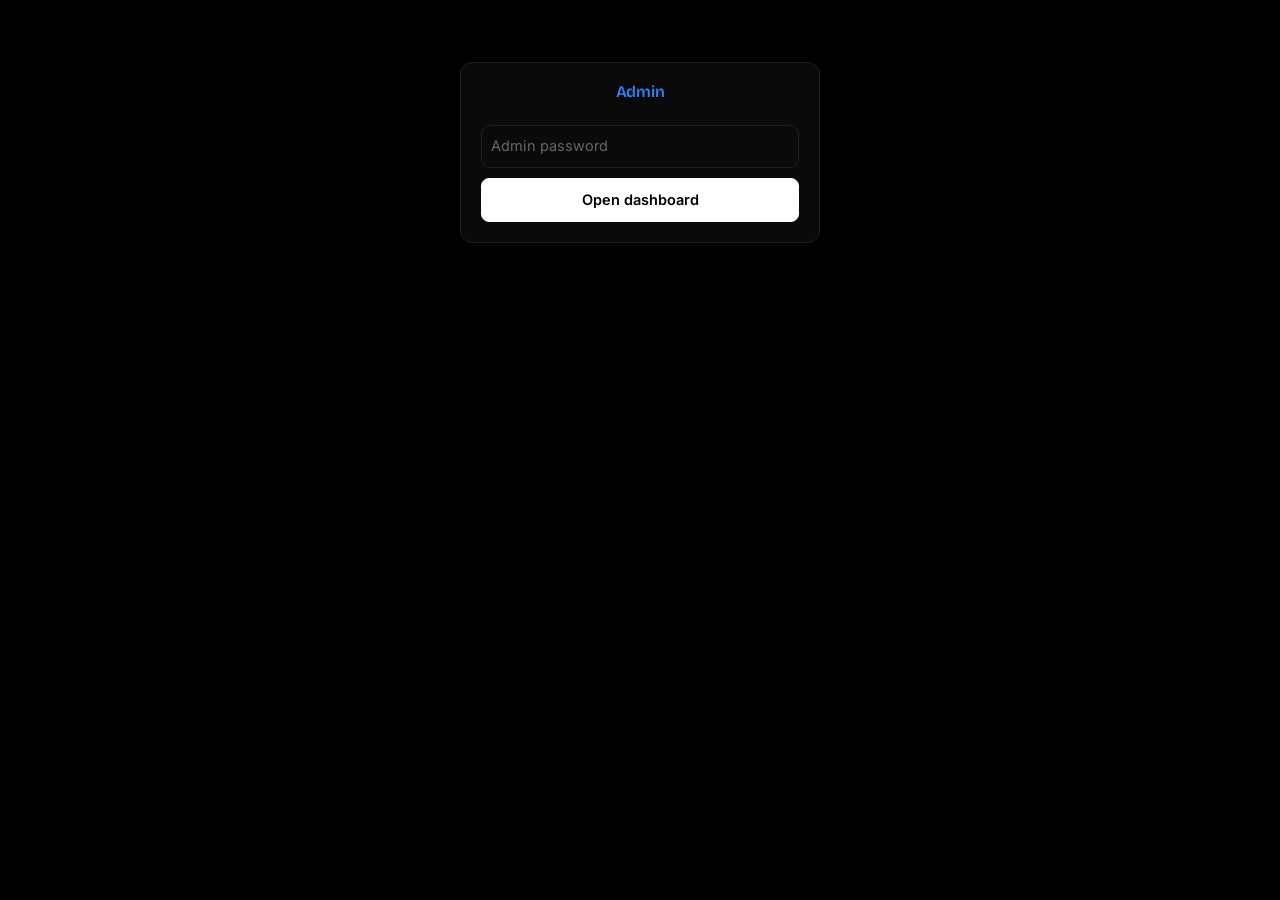
<file: admin.html>
<!DOCTYPE html>
<html lang="en"><head><meta charset="utf-8"><meta name="viewport" content="width=device-width,initial-scale=1">
<title>Attendance Admin</title>
<meta name="robots" content="noindex">
<link rel="preconnect" href="https://fonts.gstatic.com" crossorigin><link href="https://fonts.googleapis.com/css2?family=Bricolage+Grotesque:opsz,wght@12..96,500;12..96,600;12..96,700&family=Inter:wght@400;500;600;700&display=swap" rel="stylesheet">
<link rel="stylesheet" href="css/app.css">
<style>
input{font:inherit;padding:6px 10px;border:1px solid var(--line);border-radius:8px;background:var(--card);color:var(--ink)}
tr.stu{cursor:pointer}tr.stu:hover td{background:color-mix(in srgb,var(--acc) 5%,transparent)}
tr.more>td{background:var(--bg);white-space:normal}tr.more table td,tr.more table th{padding:5px 8px}
.warn{background:var(--al);color:var(--a);border-radius:10px;padding:10px 14px;margin-bottom:18px;font-size:13px}
.mixp{background:color-mix(in srgb,var(--mix) 20%,transparent);color:var(--mix)}
</style></head><body><div class="wrap">
<div id="login" class="card" style="max-width:360px;margin:40px auto">
<h2 style="color:var(--acc);text-align:center">Admin</h2>
<form id="lf" style="display:flex;flex-direction:column;gap:10px"><div id="lerr" style="color:var(--a);font-size:13px"></div>
<input id="pw" type="password" placeholder="Admin password" required autocomplete="current-password" style="padding:9px">
<button class="on" style="padding:10px">Open dashboard</button></form></div>

<div id="app" style="display:none">
<nav class="top"><a href="./">Attendance</a><a href="calendar">Academic calendar</a><a href="admin" class="cur">Admin</a></nav>
<header><div><h1>Calendar statistics · all students</h1><div class="mut" id="sub"></div></div>
<div style="display:flex;gap:8px"><button id="csv">Download CSV</button><button id="reload">↻ Reload</button><button id="out">Sign out</button></div></header>
<div id="warn"></div>
<div class="tiles" id="tiles"></div>

<div class="card"><h2>Terms</h2><div class="scroll"><table id="terms"></table></div></div>

<div class="card"><div class="controls">
<input id="q" placeholder="Search ID or course code" style="flex:1;min-width:180px">
<select id="tf"><option value="">All terms</option></select>
<label class="mut">Target % <select id="tgt"><option>75</option><option>80</option><option selected>85</option></select></label>
<select id="sort"><option value="pct">Lowest attendance first</option><option value="risk">Most courses out of reach</option><option value="at">Most recently fetched</option><option value="id">ID</option></select></div>
<div class="scroll"><table id="stu"></table></div>
<p class="mut" style="font-size:12px;margin:10px 0 0">Click a student to see their courses. "Left" = classes each course is still expected to hold until the last instruction day, estimated from the academic calendar (Sundays, holidays and exam weeks excluded) and how often the course has met on each weekday. "Out of reach" = courses that stay below the target even if every remaining class is attended. Data is as of each student's last fetch.</p></div>
<div class="card"><h2>Academic calendar editor</h2>
<p class="mut" style="font-size:12px;margin:-6px 0 14px">Add holidays or events on top of the fixed KL calendar. These apply to everyone — the calendar page, class-day counts and the attendance projection all respect them.</p>
<form id="cef" class="controls" style="align-items:flex-end">
<label class="mut" style="display:flex;flex-direction:column;gap:3px;font-size:12px">From<input id="ce_start" type="date" required></label>
<label class="mut" style="display:flex;flex-direction:column;gap:3px;font-size:12px">To <span style="opacity:.6">(optional)</span><input id="ce_end" type="date"></label>
<label class="mut" style="display:flex;flex-direction:column;gap:3px;font-size:12px">Type<select id="ce_kind"></select></label>
<label class="mut" style="display:flex;flex-direction:column;gap:3px;font-size:12px;flex:1;min-width:160px">Label<input id="ce_label" placeholder="e.g. Diwali holiday" required></label>
<button class="on" style="padding:9px 16px">Add</button>
<span id="ce_msg" style="font-size:12px"></span></form>
<div class="scroll"><table id="ce_tab"></table></div></div>
<div class="card"><div class="controls" style="justify-content:space-between"><h2 style="margin:0">Feedback <span class="mut" id="fbn"></span></h2>
<select id="fbk"><option value="">All types</option><option value="bug">Bugs</option><option value="idea">Ideas</option><option value="calendar">Calendar is wrong</option><option value="other">Other</option></select></div>
<div class="scroll"><table id="fbt"></table></div></div>
</div></div>
<script type="module">
import {API} from "./js/config.js";
import {TERMS,KINDS,termById,termStats,plan,todayKey} from "./js/academic-calendar.js";
const $=id=>document.getElementById(id), td=todayKey();
const f1=x=>x.toFixed(1)+'%', pc=(a,c)=>c?a/c*100:0;
const esc=s=>String(s??'').replace(/[&<>"]/g,c=>({'&':'&amp;','<':'&lt;','>':'&gt;','"':'&quot;'}[c]));
const tcase=s=>s.toLowerCase().replace(/\b\w/g,m=>m.toUpperCase()).replace(/\b(And|For|Of|To|In)\b/g,x=>x.toLowerCase());
const fmt=k=>k?new Date(k).toLocaleDateString('en-IN',{day:'numeric',month:'short'}):'—';
const ago=iso=>{const m=(Date.now()-new Date(iso))/6e4;return m<60?Math.max(1,Math.round(m))+' min ago':m<1440?Math.round(m/60)+' h ago':Math.round(m/1440)+' d ago'};
const LT={L:'Lecture',P:'Practical',S:'Skill',T:'Tutorial'};
const tile=(k,v,sub='')=>`<div class="tile"><span class="mut">${k}</span><b>${v}</b>${sub?`<span class="mut" style="font-size:12px">${sub}</span>`:''}</div>`;
let U=[],FB=[],STORE='',open=new Set();
const FBK={bug:'🐞 Bug',idea:'💡 Idea',calendar:'📅 Calendar',other:'Other'};
function fbView(){const L=FB.filter(f=>!fbk.value||f.kind===fbk.value).sort((a,b)=>a.at<b.at?1:-1),r=FB.filter(f=>f.rating);
 $('fbn').textContent=`· ${FB.length} total${r.length?` · avg rating ${(r.reduce((s,f)=>s+f.rating,0)/r.length).toFixed(1)}★`:''}`;
 $('fbt').innerHTML='<tr><th>When</th><th>Type</th><th>Rating</th><th>Message</th><th>Student</th><th>Contact</th><th>Page</th></tr>'+(L.length?L.map(f=>`<tr><td title="${new Date(f.at).toLocaleString('en-IN')}">${ago(f.at)}</td><td>${FBK[f.kind]||esc(f.kind)}</td><td>${f.rating?'★'.repeat(f.rating):'—'}</td><td style="white-space:pre-wrap;min-width:260px">${esc(f.message)}</td><td>${esc(f.student)||'—'}</td><td>${esc(f.contact)||'—'}</td><td>${esc(f.page)}</td></tr>`).join(''):'<tr><td colspan="7" class="mut">No feedback yet.</td></tr>')}
fbk.oninput=fbView;
TERMS.forEach(t=>tf.insertAdjacentHTML('beforeend',`<option value="${t.id}">${t.name}</option>`));tf.insertAdjacentHTML('beforeend','<option value="-">Not in calendar</option>');

// per-student figures at the chosen target
function calc(u,t){const c=u.courses.map(x=>({...x,...plan(x.ta,x.tc,x.rem,t)}));
 const tc=c.reduce((s,x)=>s+x.tc,0),ta=c.reduce((s,x)=>s+x.ta,0),rem=c.reduce((s,x)=>s+x.rem,0);
 return {...u,c,tc,ta,rem,pct:pc(ta,tc),best:plan(ta,tc,rem,t).best,below:c.filter(x=>pc(x.ta,x.tc)<t*100).length,out:c.filter(x=>x.skip<0).length,tight:c.filter(x=>x.skip===0).length}}

function view(){const t=+tgt.value/100,q=q_.value.trim().toUpperCase();
 let L=U.map(u=>calc(u,t)).filter(u=>(!tf.value||(tf.value==='-'?!u.term:u.term===tf.value))&&(!q||u.id.includes(q)||u.c.some(x=>x.code.toUpperCase().includes(q))));
 const by={pct:(a,b)=>a.pct-b.pct,risk:(a,b)=>b.out-a.out||a.pct-b.pct,at:(a,b)=>a.at<b.at?1:-1,id:(a,b)=>a.id<b.id?-1:1}[sort.value];L.sort(by);
 const n=L.length,avg=n?L.reduce((s,u)=>s+u.pct,0)/n:0,cur=TERMS.find(x=>td>=x.start&&td<=x.end),cs=cur&&termStats(cur,td),nx=cs?.upcoming[0];
 $('tiles').innerHTML=tile('Students',n,U.length!==n?`of ${U.length} stored`:'')+tile('Average attendance',n?f1(avg):'—')+tile(`Overall below ${tgt.value}%`,L.filter(u=>u.pct<t*100).length,'students')
  +tile('With a course out of reach',L.filter(u=>u.out).length,'students')+(cur?tile('Class days left',cs.left,cur.name):'')+(nx?tile('Next up',nx.inDays<=0?'Now':nx.inDays+' days',nx.label):'');
 // term table
 $('terms').innerHTML='<tr><th>Term</th><th>Classwork</th><th class="n">Class days</th><th class="n">Done</th><th class="n">Left</th><th class="n">Holidays</th><th class="n">Exam days</th><th class="n">Students</th><th class="n">Avg attendance</th><th>Next event</th></tr>'+TERMS.map(x=>{
  const s=termStats(x,td),us=U.filter(u=>u.term===x.id).map(u=>calc(u,t)),e=s.upcoming[0];
  return `<tr><td><b>${x.name}</b></td><td>${fmt(x.classStart)} – ${fmt(x.lastClass)}</td><td class="n">${s.classDays}</td><td class="n">${s.done}</td><td class="n">${s.left}</td><td class="n">${s.holidays}</td><td class="n">${s.examDays}</td><td class="n">${us.length}</td><td class="n">${us.length?f1(us.reduce((a,u)=>a+u.pct,0)/us.length):'—'}</td><td>${e?`<span class="kpill" style="--k:${KINDS[e.kind].color}">${e.label}</span> <span class="mut">${e.inDays<=0?'now':'in '+e.inDays+' d'}</span>`:'<span class="mut">term over</span>'}</td></tr>`}).join('');
 // students
 const st=u=>u.out?'<span class="pill bad">at risk</span>':u.pct<t*100?'<span class="pill mixp">below target</span>':'<span class="pill ok">on track</span>';
 const cst=x=>x.skip<0?`<span class="pill bad">max ${f1(x.best)}</span>`:x.skip===0?'<span class="pill bad">attend all</span>':`<span class="pill ok">can miss ${Math.min(x.skip,x.rem)}</span>`;
 $('stu').innerHTML=`<tr><th>ID</th><th>Term</th><th>Fetched</th><th>Register to</th><th class="n">Held</th><th class="n">Attended</th><th class="n">Overall</th><th class="n">Best possible</th><th class="n">Left (est.)</th><th class="n">Below ${tgt.value}%</th><th class="n">Out of reach</th><th>Status</th></tr>`+
  (n?'':`<tr><td colspan="12" class="mut">${U.length?'No students match.':'No student has fetched a report yet.'}</td></tr>`)+
  L.map(u=>`<tr class="stu" data-id="${esc(u.id)}"><td><b>${esc(u.id)}</b></td><td>${esc(u.year)} ${esc(u.sem)}</td><td title="${new Date(u.at).toLocaleString('en-IN')}">${ago(u.at)}</td><td>${fmt(u.asOf)}</td><td class="n">${u.tc}</td><td class="n">${u.ta}</td><td class="n">${f1(u.pct)}</td><td class="n">${u.term?f1(u.best):'—'}</td><td class="n">${u.term?'~'+u.rem:'—'}</td><td class="n">${u.below}</td><td class="n">${u.term?u.out:'—'}</td><td>${st(u)}</td></tr>`+
  (open.has(u.id)?`<tr class="more"><td colspan="12"><table><tr><th>Code</th><th>Course</th><th>Type</th><th>Section</th><th class="n">Held</th><th class="n">Attended</th><th class="n">Now</th><th class="n">Left</th><th class="n">Best</th><th>At ${tgt.value}%</th></tr>${u.c.map(x=>`<tr><td>${esc(x.code)}</td><td>${esc(tcase(x.name))}</td><td>${LT[x.ltps]||esc(x.ltps)}</td><td>${esc(x.sec)}</td><td class="n">${x.tc}</td><td class="n">${x.ta}</td><td class="n">${f1(pc(x.ta,x.tc))}</td><td class="n">~${x.rem}</td><td class="n">${f1(x.best)}</td><td>${u.term?cst(x):'—'}</td></tr>`).join('')}</table></td></tr>`:'')).join('');
 $('stu').querySelectorAll('tr.stu').forEach(r=>r.onclick=()=>{const id=r.dataset.id;open.has(id)?open.delete(id):open.add(id);view()});
 return L}

async function load(){const pw=sessionStorage.getItem('kladm')||'';
 const r=await fetch(API+'/api/admin',{headers:{Authorization:'Bearer '+pw},cache:'no-store'}),j=await r.json().catch(()=>({error:'Bad response'}));
 if(!r.ok){sessionStorage.removeItem('kladm');$('app').style.display='none';$('login').style.display='';$('lerr').textContent=pw?j.error:'';return}
 U=j.users;FB=j.feedback||[];STORE=j.store;$('login').style.display='none';$('app').style.display='';
 $('sub').textContent=`${U.length} stored summar${U.length===1?'y':'ies'} · storage: ${{mongodb:'MongoDB',file:'local file (.data/users.json)',none:'none'}[STORE]}`;
 $('warn').innerHTML=STORE==='none'?'<div class="warn">No storage is configured on this deployment, so nothing is being saved. In Vercel, add MONGODB_URI under Settings → Environment Variables and redeploy.</div>':'';
 view();fbView();ceLoad()}

// ---- academic calendar editor ----
Object.entries(KINDS).forEach(([k,v])=>$('ce_kind').insertAdjacentHTML('beforeend',`<option value="${k}">${v.label}</option>`));
let CE=[];
function ceView(){$('ce_tab').innerHTML='<tr><th>Dates</th><th>Type</th><th>Label</th><th></th></tr>'+(CE.length?CE.slice().sort((a,b)=>a.start<b.start?-1:1).map(e=>`<tr><td>${fmt(e.start)}${e.end&&e.end!==e.start?' – '+fmt(e.end):''}</td><td><span class="kpill" style="--k:${KINDS[e.kind]?.color||'#888'}">${esc(KINDS[e.kind]?.label||e.kind)}</span></td><td style="white-space:normal">${esc(e.label)}</td><td class="n"><button data-del="${esc(e.id)}" style="padding:4px 10px;font-size:12px">Delete</button></td></tr>`).join(''):'<tr><td colspan="4" class="mut">No admin events yet.</td></tr>');
 $('ce_tab').querySelectorAll('button[data-del]').forEach(b=>b.onclick=()=>ceDel(b.dataset.del));}
async function ceLoad(){try{const r=await fetch(API+'/api/calendar',{cache:'no-store'});const j=await r.json();CE=j.events||[];ceView();}catch(e){}}
async function ceDel(id){if(!confirm('Delete this calendar event?'))return;const pw=sessionStorage.getItem('kladm')||'';
 const r=await fetch(API+'/api/calendar',{method:'POST',headers:{'Content-Type':'application/json',Authorization:'Bearer '+pw},body:JSON.stringify({action:'delete',id})});
 if(r.ok){CE=CE.filter(e=>e.id!==id);ceView();}else{const j=await r.json().catch(()=>({}));alert(j.error||'Delete failed')}}
$('cef').onsubmit=async e=>{e.preventDefault();const pw=sessionStorage.getItem('kladm')||'',m=$('ce_msg');
 const body={start:$('ce_start').value,end:$('ce_end').value||$('ce_start').value,kind:$('ce_kind').value,label:$('ce_label').value.trim()};
 m.style.color='var(--mut)';m.textContent='Saving…';
 const r=await fetch(API+'/api/calendar',{method:'POST',headers:{'Content-Type':'application/json',Authorization:'Bearer '+pw},body:JSON.stringify(body)});
 const j=await r.json().catch(()=>({error:'Bad response'}));
 if(r.ok){CE=CE.filter(e=>e.id!==j.event.id).concat(j.event);ceView();$('ce_label').value='';$('ce_end').value='';m.style.color='var(--p)';m.textContent='Added ✓';setTimeout(()=>m.textContent='',1800);}
 else{m.style.color='var(--a)';m.textContent=j.error||'Failed'}};

$('lf').onsubmit=e=>{e.preventDefault();sessionStorage.setItem('kladm',$('pw').value);$('pw').value='';load()};
$('out').onclick=()=>{sessionStorage.removeItem('kladm');U=[];$('app').style.display='none';$('login').style.display=''};
$('reload').onclick=load;
$('csv').onclick=()=>{const t=+tgt.value/100,L=view(),cell=v=>`"${String(v).replace(/"/g,'""')}"`;
 const rows=[['id','year','sem','fetched','register_to','code','course','type','section','held','attended','pct','left_est','best_pct',`can_miss_at_${tgt.value}`]];
 L.forEach(u=>u.c.forEach(x=>rows.push([u.id,u.year,u.sem,u.at,u.asOf||'',x.code,tcase(x.name),x.ltps,x.sec,x.tc,x.ta,pc(x.ta,x.tc).toFixed(1),x.rem,x.best.toFixed(1),x.skip])));
 const a=document.createElement('a');a.href=URL.createObjectURL(new Blob([rows.map(r=>r.map(cell).join(',')).join('\n')],{type:'text/csv'}));a.download=`kl-attendance-${td}.csv`;a.click()};
const q_=$('q');[q_,tf,tgt,sort].forEach(el=>el.oninput=view);
load();
</script></body></html>
</file>
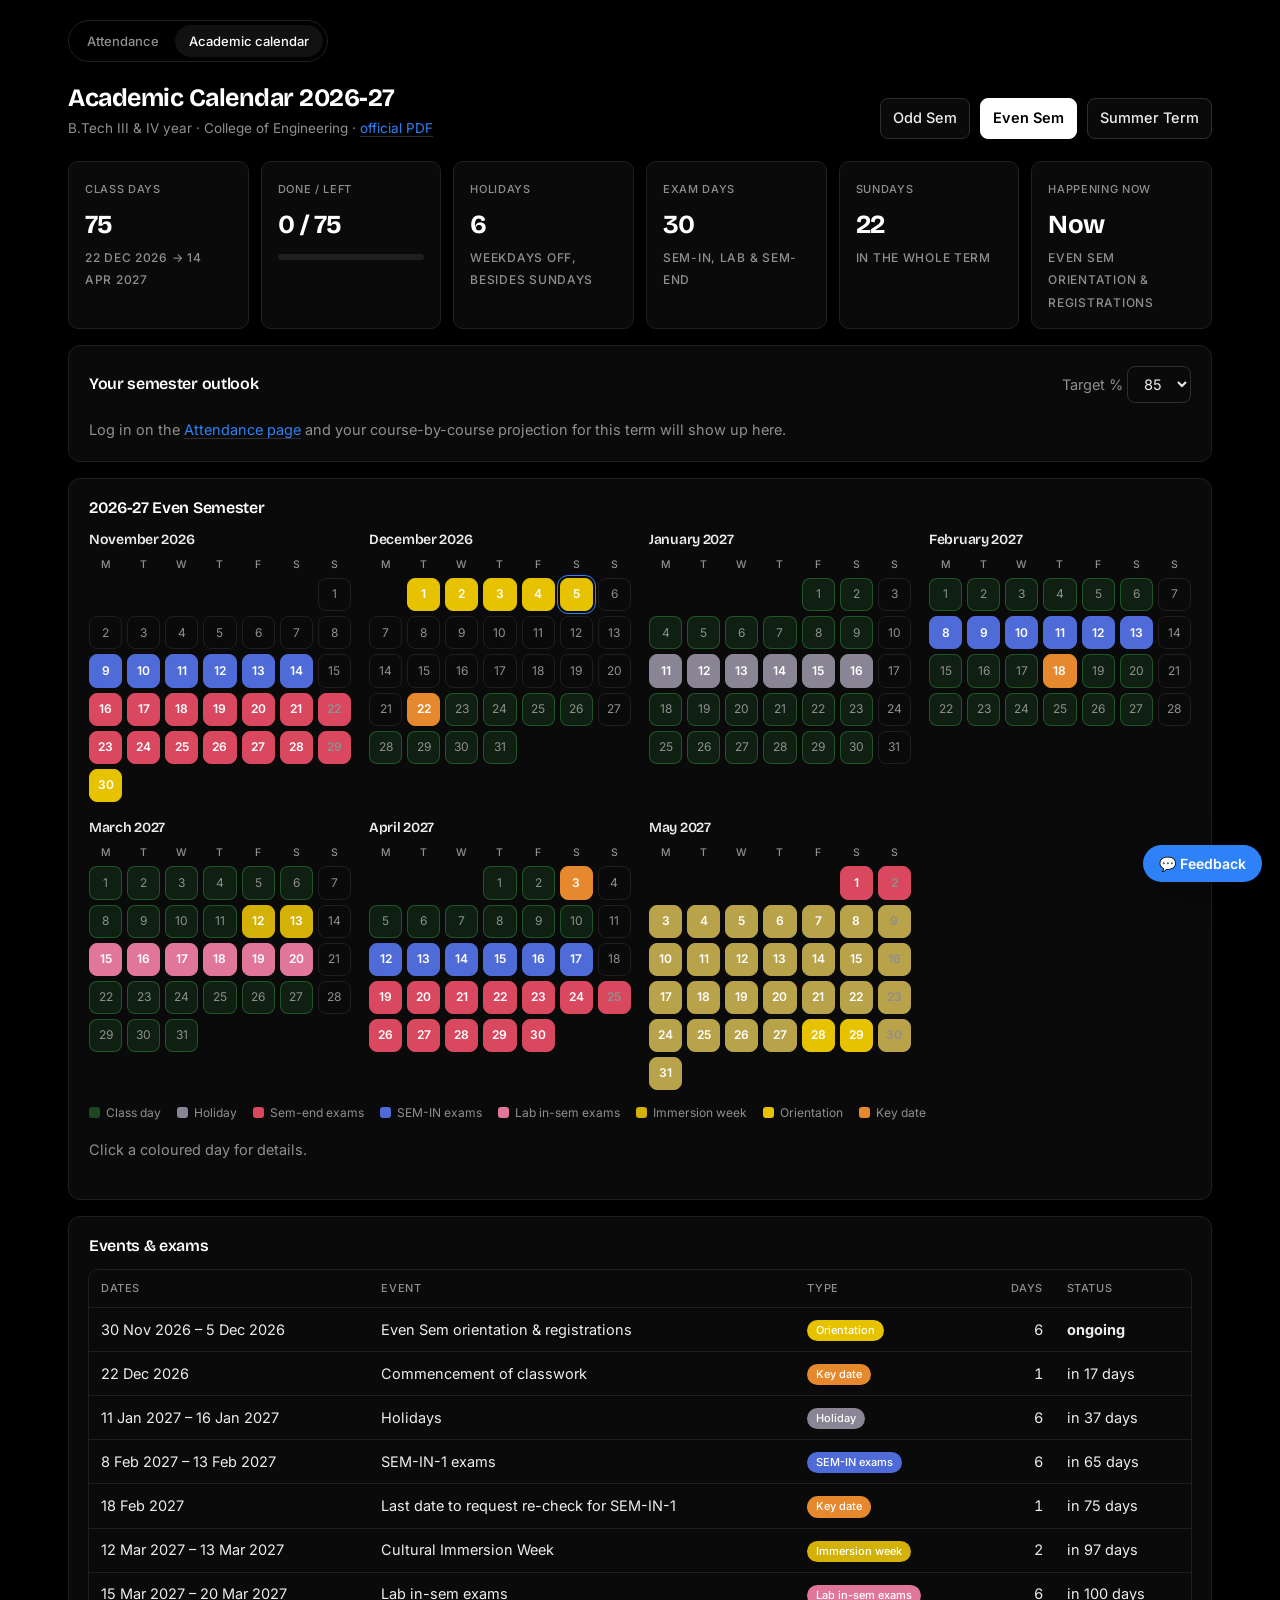
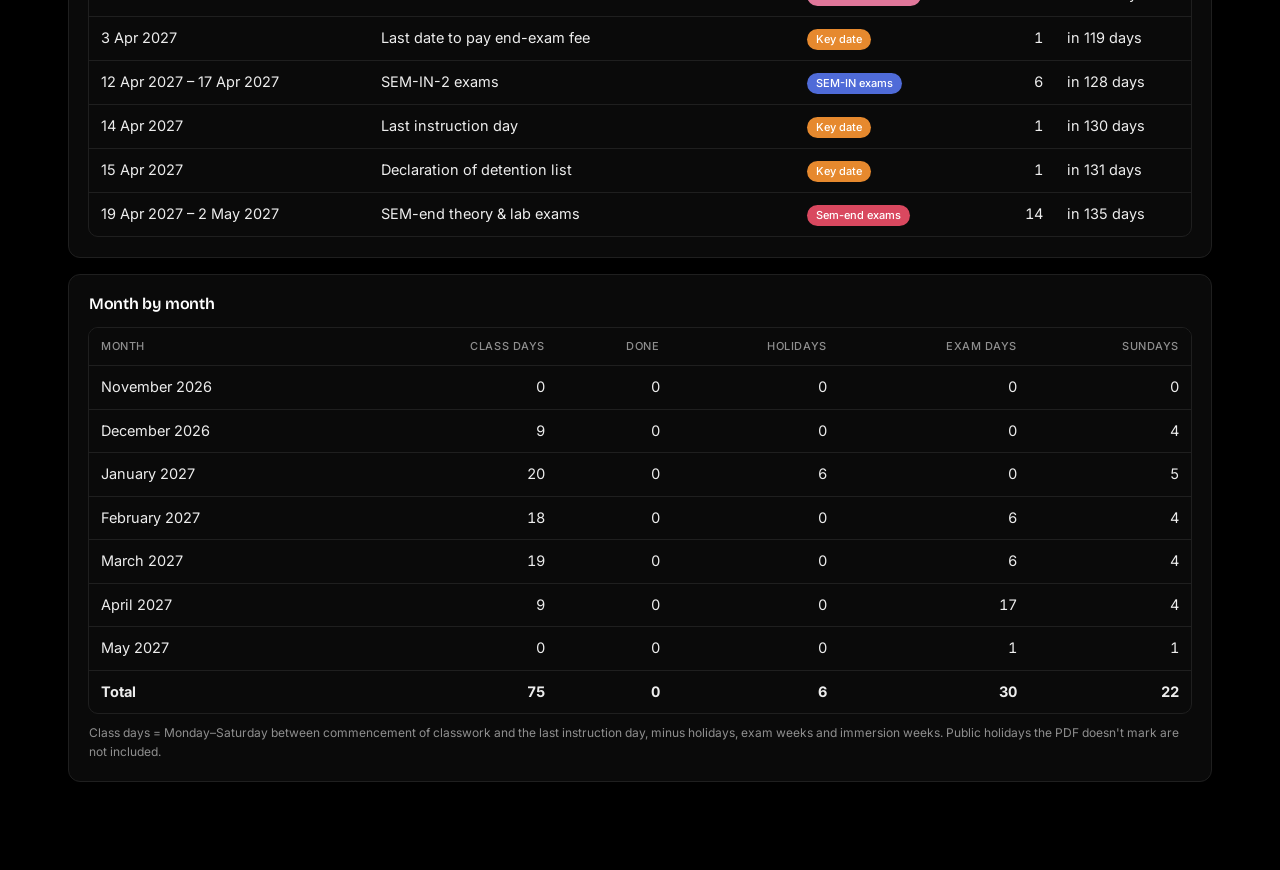
<file: calendar.html>
<!DOCTYPE html>
<html lang="en"><head><meta charset="utf-8"><meta name="viewport" content="width=device-width,initial-scale=1">
<title>Academic Calendar</title>
<link rel="preconnect" href="https://fonts.gstatic.com" crossorigin><link href="https://fonts.googleapis.com/css2?family=Bricolage+Grotesque:opsz,wght@12..96,500;12..96,600;12..96,700&family=Inter:wght@400;500;600;700&display=swap" rel="stylesheet">
<link rel="stylesheet" href="css/app.css">
<style>
.day.cls{background:color-mix(in srgb,var(--p) 12%,transparent);border-color:color-mix(in srgb,var(--p) 35%,transparent)}
.day.kd{background:var(--k);border-color:var(--k);color:#fff;font-weight:600;cursor:pointer}
.day.sun{color:var(--mut)}
.prog{height:6px;background:var(--line);border-radius:3px;margin-top:8px;overflow:hidden}.prog i{display:block;height:100%;background:var(--acc)}
tr.past td{color:var(--mut)}
</style></head><body><div class="wrap">
<nav class="top"><a href="./">Attendance</a><a href="calendar" class="cur">Academic calendar</a></nav>
<header><div><h1>Academic Calendar 2026-27</h1><div class="mut">B.Tech III &amp; IV year · College of Engineering · <a id="src" target="_blank" rel="noopener" style="color:var(--acc)">official PDF</a></div></div>
<div class="controls" id="tabs" style="margin:0"></div></header>
<div class="tiles" id="tiles"></div>

<div class="card" id="mine"><div class="controls" style="justify-content:space-between"><h2 style="margin:0">Your semester outlook</h2>
<label class="mut">Target % <select id="tgt"><option>75</option><option>80</option><option selected>85</option></select></label></div><div id="mineBody"></div></div>

<div class="card"><h2 id="calh">Calendar</h2><div class="months" id="months"></div><div class="legend" id="legend" style="flex-wrap:wrap"></div>
<div id="detail" class="mut">Click a coloured day for details.</div></div>

<div class="card"><h2>Events &amp; exams</h2><div class="scroll"><table id="evs"></table></div></div>
<div class="card"><h2>Month by month</h2><div class="scroll"><table id="mtab"></table></div>
<p class="mut" style="font-size:12px;margin:10px 0 0">Class days = Monday–Saturday between commencement of classwork and the last instruction day, minus holidays, exam weeks and immersion weeks. Public holidays the PDF doesn't mark are not included.</p></div>
</div>
<script type="module">
import {API} from "./js/config.js";
import {SOURCE,TERMS,KINDS,termFor,termOn,termById,termStats,project,plan,lastLogged,addDays,eventsOn,kindOn,isClassDay,dow,todayKey,setExtraEvents,termEvents} from "./js/academic-calendar.js";
const $=id=>document.getElementById(id), td=todayKey();
const f1=x=>x.toFixed(1)+'%', pc=(a,c)=>c?a/c*100:0;
const fmt=k=>new Date(k).toLocaleDateString('en-IN',{day:'numeric',month:'short',year:'numeric'});
const tcase=s=>s.toLowerCase().replace(/\b\w/g,m=>m.toUpperCase()).replace(/\b(And|For|Of|To|In)\b/g,x=>x.toLowerCase());
const LT={L:'Lecture',P:'Practical',S:'Skill',T:'Tutorial'};
const tile=(k,v,sub='')=>`<div class="tile"><span class="mut">${k}</span><b>${v}</b>${sub}</div>`;
const kp=k=>`<span class="kpill" style="--k:${KINDS[k].color}">${KINDS[k].label}</span>`;
$('src').href=SOURCE;

const saved=(()=>{try{return JSON.parse(localStorage.getItem('klatt'))}catch(e){return null}})();
const mineTerm=saved?.meta?termFor(saved.meta.year,saved.meta.sem):null;
let T=mineTerm||termOn(td);
try{T=termById(sessionStorage.getItem('kltab'))||T}catch(e){}

function tabs(){$('tabs').innerHTML=TERMS.map(t=>`<button data-t="${t.id}" class="${t===T?'on':''}">${t.sem}</button>`).join('');
 $('tabs').querySelectorAll('button').forEach(b=>b.onclick=()=>{T=termById(b.dataset.t);try{sessionStorage.setItem('kltab',T.id)}catch(e){}render()})}

function tiles(){const s=termStats(T,td),n=s.upcoming[0];
 $('tiles').innerHTML=[
  tile('Class days',s.classDays,`<span class="mut" style="font-size:12px">${fmt(T.classStart)} → ${fmt(T.lastClass)}</span>`),
  tile('Done / left',`${s.done} / ${s.left}`,`<div class="prog"><i style="width:${s.progress*100}%"></i></div>`),
  tile('Holidays',s.holidays,'<span class="mut" style="font-size:12px">weekdays off, besides Sundays</span>'),
  tile('Exam days',s.examDays,'<span class="mut" style="font-size:12px">SEM-IN, lab &amp; sem-end</span>'),
  tile('Sundays',s.sundays,'<span class="mut" style="font-size:12px">in the whole term</span>'),
  n?tile(n.inDays<=0?'Happening now':'Next up',n.inDays<=0?'Now':n.inDays===1?'Tomorrow':n.inDays+' days',`<span class="mut" style="font-size:12px">${n.label}</span>`):tile('Term','Over',''),
 ].join('')}

function mine(){const b=$('mineBody');
 if(!saved?.d){b.innerHTML='<p class="mut" style="margin:0">Log in on the <a href="./" style="color:var(--acc)">Attendance page</a> and your course-by-course projection for this term will show up here.</p>';return}
 if(mineTerm!==T){b.innerHTML=`<p class="mut" style="margin:0">Your saved report is for ${saved.meta.year} ${saved.meta.sem}${mineTerm?` — <a href="#" id="go" style="color:var(--acc)">show that term</a>`:', which this calendar does not cover'}.</p>`;
  $('go')&&($('go').onclick=e=>{e.preventDefault();T=mineTerm;render()});return}
 const D=saved.d,t=+tgt.value/100,asOf=lastLogged(D),P=project(T,D,asOf||addDays(T.classStart,-1));
 const tc=D.reduce((s,c)=>s+c.tc,0),ta=D.reduce((s,c)=>s+c.ta,0),R=P.rem.reduce((a,b)=>a+b,0),all=plan(ta,tc,R,t);
 const rows=D.map((c,i)=>({c,r:P.rem[i],...plan(c.ta,c.tc,P.rem[i],t)}));
 const out=rows.filter(x=>x.skip<0).length,tight=rows.filter(x=>x.skip===0).length;
 const st=x=>x.skip<0?`<span class="pill bad">can't reach — max ${f1(x.best)}</span>`:x.skip===0?'<span class="pill bad">attend all</span>':x.skip>=x.r?'<span class="pill ok">can miss all</span>':`<span class="pill ok">can miss ${x.skip}</span>`;
 b.innerHTML=`<div class="tiles">${tile('Overall now',f1(pc(ta,tc)))}${tile('Best possible',f1(all.best),'<span class="mut" style="font-size:12px">if you attend every class left</span>')}${tile('Classes left (est.)','~'+R,`<span class="mut" style="font-size:12px">over ${P.left} class days</span>`)}${tile('Out of reach',out,`<span class="mut" style="font-size:12px">courses below ${tgt.value}% even attending all</span>`)}${tile('No slack',tight,'<span class="mut" style="font-size:12px">courses where you must attend all</span>')}</div>
 <div class="scroll"><table><tr><th>Code</th><th>Course</th><th>Type</th><th class="n">Held</th><th class="n">Attended</th><th class="n">Now</th><th class="n">Left (est.)</th><th class="n">Best possible</th><th>At ${tgt.value}%</th></tr>
 ${rows.map(x=>`<tr><td>${x.c.code}</td><td>${tcase(x.c.name)}</td><td>${LT[x.c.ltps]||x.c.ltps}</td><td class="n">${x.c.tc}</td><td class="n">${x.c.ta}</td><td class="n">${f1(pc(x.c.ta,x.c.tc))}</td><td class="n">~${x.r}</td><td class="n">${f1(x.best)}</td><td>${st(x)}</td></tr>`).join('')}
 <tr style="font-weight:700"><td></td><td>TOTAL</td><td></td><td class="n">${tc}</td><td class="n">${ta}</td><td class="n">${f1(pc(ta,tc))}</td><td class="n">~${R}</td><td class="n">${f1(all.best)}</td><td>${st({...all,r:R})}</td></tr></table></div>
 <p class="mut" style="font-size:12px;margin:10px 0 0">Register covers classes up to ${asOf?fmt(asOf):'—'} (fetched ${saved.meta.at}). "Left" comes from your weekly timetable (reconstructed from attendance) applied to the class days still ahead, discounting the usual cancellation rate.</p>`}

function cal(){let out='';const [y0,m0]=T.start.split('-').map(Number),[y1,m1]=T.end.split('-').map(Number);
 for(let y=y0,mo=m0;y<y1||(y===y1&&mo<=m1);mo===12?(y++,mo=1):mo++){const first=new Date(y,mo-1,1),n=new Date(y,mo,0).getDate();
  let g='MTWTFSS'.split('').map(x=>`<div class="dow">${x}</div>`).join('');for(let i=0;i<(first.getDay()+6)%7;i++)g+='<div></div>';
  for(let d=1;d<=n;d++){const k=`${y}-${String(mo).padStart(2,'0')}-${String(d).padStart(2,'0')}`,kd=kindOn(k);
   const cls=['day',kd?'kd':isClassDay(T,k)?'cls':'',dow(k)===0&&'sun',k===td&&'today'].filter(Boolean).join(' ');
   g+=`<div class="${cls}" data-d="${k}" ${kd?`style="--k:${KINDS[kd].color}"`:''} title="${eventsOn(k).map(e=>e.label).join(' · ')}">${d}</div>`}
  out+=`<div class="mon"><h3>${first.toLocaleString('en',{month:'long'})} ${y}</h3><div class="grid">${g}</div></div>`}
 $('months').innerHTML=out;$('calh').textContent=T.name;
 $('months').querySelectorAll('.kd,.cls').forEach(el=>el.onclick=()=>{$('months').querySelectorAll('.sel').forEach(x=>x.classList.remove('sel'));el.classList.add('sel');const k=el.dataset.d,ev=eventsOn(k);
  $('detail').className='';$('detail').innerHTML=`<b>${new Date(k).toDateString()}</b> — ${isClassDay(T,k)?'regular class day':'no regular classes'}${ev.length?'<div style="margin-top:6px;display:flex;gap:6px;flex-wrap:wrap">'+ev.map(e=>`<span class="kpill" style="--k:${KINDS[e.kind].color}">${e.label}</span>`).join('')+'</div>':''}`});
 const used=new Set(termEvents(T).map(e=>e.kind));
 $('legend').innerHTML='<span style="--c:color-mix(in srgb,var(--p) 35%,transparent)">Class day</span>'+Object.entries(KINDS).filter(([k])=>used.has(k)).map(([,v])=>`<span style="--c:${v.color}">${v.label}</span>`).join('');
 $('detail').className='mut';$('detail').textContent='Click a coloured day for details.'}

function evs(){$('evs').innerHTML='<tr><th>Dates</th><th>Event</th><th>Type</th><th class="n">Days</th><th>Status</th></tr>'+termEvents(T).sort((a,b)=>a.start<b.start?-1:1).map(e=>{
  const n=Math.round((new Date(e.end)-new Date(e.start))/864e5)+1,past=e.end<td,now=e.start<=td&&td<=e.end,inD=Math.round((new Date(e.start)-new Date(td))/864e5);
  return `<tr class="${past?'past':''}"><td>${fmt(e.start)}${e.end!==e.start?' – '+fmt(e.end):''}</td><td>${e.label}</td><td>${kp(e.kind)}</td><td class="n">${n}</td><td>${past?'done':now?'<b>ongoing</b>':inD===1?'tomorrow':'in '+inD+' days'}</td></tr>`}).join('')}

function mtab(){let h='<tr><th>Month</th><th class="n">Class days</th><th class="n">Done</th><th class="n">Holidays</th><th class="n">Exam days</th><th class="n">Sundays</th></tr>',tot={classDays:0,done:0,holidays:0,examDays:0,sundays:0};
 const [y0,m0]=T.start.split('-').map(Number),[y1,m1]=T.end.split('-').map(Number);
 for(let y=y0,mo=m0;y<y1||(y===y1&&mo<=m1);mo===12?(y++,mo=1):mo++){const mm=String(mo).padStart(2,'0'),a=`${y}-${mm}-01`,b=`${y}-${mm}-${new Date(y,mo,0).getDate()}`;
  const s=termStats(T,td,a<T.start?T.start:a,b>T.end?T.end:b);for(const k in tot)tot[k]+=s[k];
  h+=`<tr><td>${new Date(y,mo-1,1).toLocaleString('en',{month:'long'})} ${y}</td><td class="n">${s.classDays}</td><td class="n">${s.done}</td><td class="n">${s.holidays}</td><td class="n">${s.examDays}</td><td class="n">${s.sundays}</td></tr>`}
 $('mtab').innerHTML=h+`<tr style="font-weight:700"><td>Total</td>${['classDays','done','holidays','examDays','sundays'].map(k=>`<td class="n">${tot[k]}</td>`).join('')}</tr>`}

function render(){tabs();tiles();mine();cal();evs();mtab()}
tgt.onchange=mine;
try{const r=await fetch(API+'/api/calendar',{cache:'no-store'});const j=await r.json();setExtraEvents(j.events||[])}catch(e){}
render();
</script>
<script type="module" src="js/feedback.js"></script>
</body></html>
</file>
<file: css/app.css>
/* KLEF ERP — blackout dark (Vercel-style). Clean, flat, high-contrast, always dark.
   Token names (--acc, --p, --a, --mix, --card, --line, --mut, --pl, --al) are kept because
   pages reference them inline; only values + component styles changed. */
:root{
  --bg:#000000; --bg2:#0a0a0a; --card:#0a0a0a; --card2:#111111; --ink:#ededed; --mut:#8f8f8f;
  --line:#1f1f1f; --line2:#2e2e2e;
  --acc:#2f81f7; --acc2:#2f81f7; --acc-ink:#ffffff;
  --acc-soft:color-mix(in srgb,var(--acc) 15%,transparent);
  --p:#3fb950; --a:#f85149; --mix:#d29922;
  --pl:color-mix(in srgb,var(--p) 16%,transparent);
  --al:color-mix(in srgb,var(--a) 16%,transparent);
  --shadow:0 1px 0 rgba(255,255,255,.02), 0 2px 8px rgba(0,0,0,.6);
  --shadow-lg:0 12px 40px -12px rgba(0,0,0,.85);
  --radius:12px; --radius-sm:10px; --font:"Inter",system-ui,-apple-system,"Segoe UI",Roboto,sans-serif;
  --font-head:"Bricolage Grotesque",var(--font);
}

*{box-sizing:border-box}
html{-webkit-text-size-adjust:100%}
body{
  margin:0; min-height:100vh; font-family:var(--font); font-size:14.5px; line-height:1.55; color:var(--ink);
  background:var(--bg); -webkit-font-smoothing:antialiased; text-rendering:optimizeLegibility;
}
.wrap{max-width:1180px;margin:0 auto;padding:22px 18px 72px}
h1,h2,h3{font-family:var(--font-head);letter-spacing:-.02em;line-height:1.15;color:#fff}
h1{font-size:25px;margin:0;font-weight:700}
h2{font-size:16px;margin:0 0 14px;font-weight:600}
.mut{color:var(--mut)}
a{color:var(--ink);text-decoration:none;border-bottom:1px solid var(--line2)}
a:hover{border-color:var(--mut)}

/* top nav */
nav.top{
  display:flex;gap:2px;align-items:center;margin:-2px 0 22px;padding:4px;
  position:sticky;top:10px;z-index:30;width:fit-content;
  background:color-mix(in srgb,var(--bg) 70%,transparent);
  border:1px solid var(--line);border-radius:999px;
  -webkit-backdrop-filter:blur(10px);backdrop-filter:blur(10px);
}
nav.top a{
  text-decoration:none;border:none;color:var(--mut);font-size:13px;font-weight:500;
  padding:6px 14px;border-radius:999px;transition:color .15s,background .15s;
}
nav.top a:hover{color:var(--ink)}
nav.top a.cur{color:#fff;background:var(--card2)}

/* header */
header{display:flex;justify-content:space-between;align-items:flex-end;flex-wrap:wrap;gap:14px;margin-bottom:22px}
header h1+.mut{margin-top:5px;font-size:13.5px}

/* cards */
.card{
  background:var(--card);border:1px solid var(--line);border-radius:var(--radius);
  padding:20px;margin-bottom:16px;
}

/* stat tiles */
.tiles{display:grid;grid-template-columns:repeat(auto-fit,minmax(158px,1fr));gap:12px;margin-bottom:16px}
.tile{
  position:relative;overflow:hidden;background:var(--card);border:1px solid var(--line);
  border-radius:var(--radius-sm);padding:15px 16px;
}
.tile>.mut{font-size:11px;text-transform:uppercase;letter-spacing:.06em;font-weight:500;color:var(--mut)}
.tile b{display:block;font-family:var(--font-head);font-size:26px;font-weight:700;margin-top:6px;letter-spacing:-.02em;color:#fff}

/* tables */
table{width:100%;border-collapse:collapse}
th,td{padding:10px 12px;text-align:left;border-bottom:1px solid var(--line);white-space:nowrap}
thead th,tr:first-child th{position:sticky;top:0}
th{font-size:11px;color:var(--mut);font-weight:500;text-transform:uppercase;letter-spacing:.05em;background:var(--card)}
tbody tr:hover td,table tr:hover td{background:var(--card2)}
td.n,th.n{text-align:right;font-variant-numeric:tabular-nums}
tr:last-child td{border-bottom:none}
.scroll{overflow-x:auto;border:1px solid var(--line);border-radius:var(--radius-sm);-webkit-overflow-scrolling:touch}
.scroll table th{background:var(--card)}
.card>.scroll{margin:0 -1px}

/* progress bar in cells */
.bar{height:6px;background:var(--line2);border-radius:99px;width:92px;display:inline-block;vertical-align:middle;margin-right:9px;overflow:hidden}
.bar i{display:block;height:100%;border-radius:99px;transition:width .4s ease}

/* pills */
.pill{display:inline-block;padding:2px 9px;border-radius:999px;font-size:11.5px;font-weight:500;line-height:1.5;border:1px solid transparent}
.ok{background:var(--pl);color:var(--p);border-color:color-mix(in srgb,var(--p) 30%,transparent)}
.bad{background:var(--al);color:var(--a);border-color:color-mix(in srgb,var(--a) 30%,transparent)}
.mixp{background:color-mix(in srgb,var(--mix) 15%,transparent);color:var(--mix);border-color:color-mix(in srgb,var(--mix) 30%,transparent)}
.grp td{background:var(--card2);font-weight:600;color:#fff}

/* controls, inputs, buttons */
.controls{display:flex;gap:10px;flex-wrap:wrap;align-items:center;margin-bottom:16px}
select,button,input{
  font:inherit;padding:8px 12px;border:1px solid var(--line2);border-radius:8px;
  background:var(--card);color:var(--ink);transition:border-color .15s,box-shadow .15s,background .15s,transform .05s;
}
select:hover,button:hover,input:hover{border-color:#444}
select:focus,button:focus-visible,input:focus{outline:none;border-color:var(--acc);box-shadow:0 0 0 2px var(--acc-soft)}
input::placeholder{color:#666}
button{cursor:pointer;font-weight:500}
button:active{transform:translateY(1px)}
/* primary = white (Vercel) */
button.on{background:#fff;color:#000;border-color:#fff;font-weight:600}
button.on:hover{background:#e6e6e6;border-color:#e6e6e6}

/* calendar grids */
.months{display:grid;grid-template-columns:repeat(auto-fit,minmax(252px,1fr));gap:18px}
.mon h3{font-family:var(--font-head);font-size:14px;margin:0 0 9px;font-weight:600;color:var(--ink)}
.grid{display:grid;grid-template-columns:repeat(7,1fr);gap:5px}
.dow{font-size:10.5px;color:var(--mut);text-align:center;font-weight:500;text-transform:uppercase}
.day{
  aspect-ratio:1;border-radius:8px;display:flex;flex-direction:column;align-items:center;justify-content:center;
  font-size:12px;border:1px solid var(--line);cursor:default;position:relative;transition:transform .08s,border-color .15s;
  background:var(--card);color:var(--mut);
}
.day.has{cursor:pointer;color:#fff;border:none;font-weight:600}
.day.has:hover{transform:translateY(-2px)}
.day small{font-size:9px;font-weight:500;opacity:.9}
.day.sel{outline:2px solid #fff;outline-offset:2px}
.day.today{outline:1px solid var(--acc);outline-offset:2px}
.day.ev{border-color:var(--k);background:color-mix(in srgb,var(--k) 20%,#0a0a0a)}
.day.has.ev{box-shadow:inset 0 -4px 0 var(--k);border:none}

/* legends */
.legend{display:flex;gap:16px;font-size:12px;color:var(--mut);margin-top:14px;flex-wrap:wrap}
.legend span::before{content:"";display:inline-block;width:11px;height:11px;border-radius:3px;margin-right:6px;vertical-align:-1px;background:var(--c)}
.kpill{display:inline-block;padding:2px 9px;border-radius:999px;font-size:11px;font-weight:500;color:#fff;background:var(--k)}

#detail{margin-top:16px;min-height:40px}

/* register dots */
.dots{display:flex;gap:3px;flex-wrap:wrap}
.dot{width:15px;height:15px;border-radius:4px}
.mark{font-weight:700}.mark.P{color:var(--p)}.mark.A{color:var(--a)}

/* login + captcha */
#login{animation:rise .35s ease both}
@keyframes rise{from{opacity:0;transform:translateY(8px)}to{opacity:1;transform:none}}
.caprow{display:flex;gap:9px;align-items:center}
.caprow img{height:42px;width:100px;flex:none;border:1px solid var(--line2);border-radius:8px;background:#fff;cursor:pointer;object-fit:contain}
.caprow input{flex:1;min-width:0;letter-spacing:1px;font-weight:600}
.caprow button{flex:none;width:42px;height:42px;padding:0;font-size:18px}
#capst{font-size:12px;margin-top:2px;min-height:15px;color:var(--mut)}
#capst.ok{color:var(--p);font-weight:600}
#lf input,#lf select{width:100%;padding:11px 13px;border-radius:9px}
#lbtn{padding:12px;font-size:15px;margin-top:2px;background:#fff;color:#000;border-color:#fff;font-weight:600}
#lbtn:hover{background:#e6e6e6;border-color:#e6e6e6}

/* admin extras */
tr.stu{cursor:pointer}
tr.more>td{background:var(--card2);white-space:normal}
.warn{background:var(--al);color:var(--a);border:1px solid color-mix(in srgb,var(--a) 30%,transparent);border-radius:10px;padding:12px 16px;margin-bottom:16px;font-size:13px}
.prog{height:6px;background:var(--line2);border-radius:99px;margin-top:9px;overflow:hidden}
.prog i{display:block;height:100%;background:var(--acc);border-radius:99px}
.stars button{border:none;background:none;font-size:24px;padding:0 2px;cursor:pointer;color:var(--line2)}
.stars button.on{background:none;color:var(--mix);box-shadow:none;border:none}
.kinds label{cursor:pointer}

@media (max-width:560px){
  .wrap{padding:16px 13px 64px}
  h1{font-size:22px}
  .tiles{grid-template-columns:repeat(auto-fit,minmax(140px,1fr));gap:10px}
  nav.top{top:8px}
}
</file>
